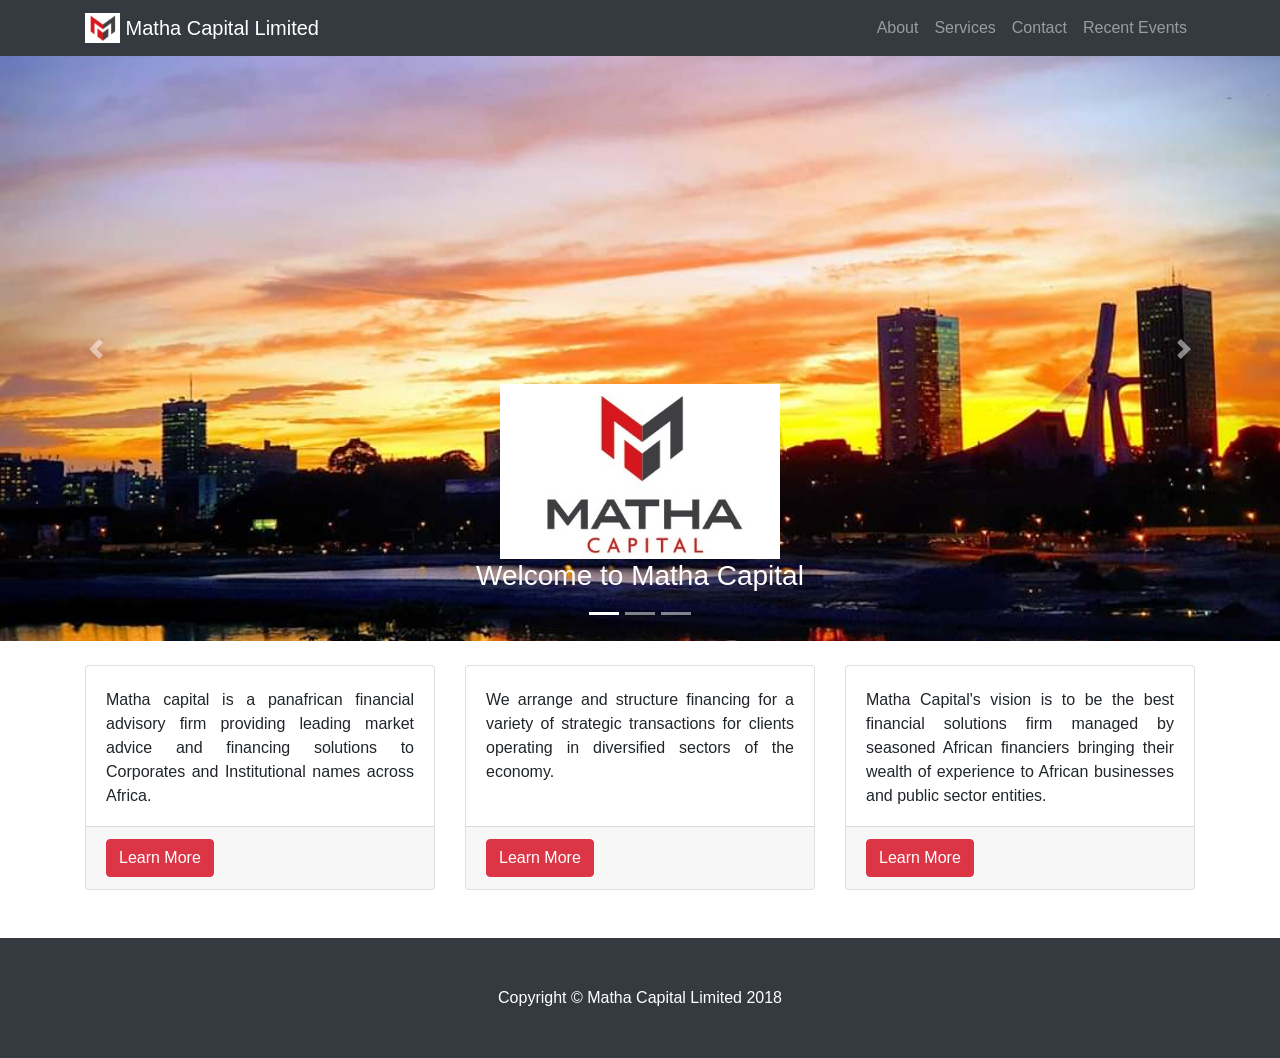
<file: index.html>
﻿<!DOCTYPE html>
<html lang="en">
<head>
    <meta charset="utf-8">
    <meta name="viewport" content="width=device-width, initial-scale=1, shrink-to-fit=no">
    <meta name="description" content="">
    <meta name="author" content="">
    <link rel="icon" href="img/mathacaplogo.png" type="image/x-icon">
    <title>Matha Capital Limited</title>

    <!-- Bootstrap core CSS -->
    <link href="vendor/bootstrap/css/bootstrap.min.css" rel="stylesheet">
    <!-- Custom styles for this template -->
    <link href="css/modern-business.css" rel="stylesheet">
</head>
<body>
    <!-- Navigation -->
    <nav class="navbar fixed-top navbar-expand-lg navbar-dark bg-dark fixed-top">
            <div class="container">
                <img src="img/mathacaplogo.png" alt="Alternate Text" height="30" width="35" />
                <a class="navbar-brand" href="index.html">&nbsp;Matha Capital Limited</a>
                <button class="navbar-toggler navbar-toggler-right" type="button" data-toggle="collapse" data-target="#navbarResponsive" aria-controls="navbarResponsive" aria-expanded="false" aria-label="Toggle navigation">
                    <span class="navbar-toggler-icon"></span>
                </button>
                <div class="collapse navbar-collapse" id="navbarResponsive">
                    <ul class="navbar-nav ml-auto">
                        <li class="nav-item">
                            <a class="nav-link" href="about.html" >About</a>
                        </li>
                        <li class="nav-item">
                            <a class="nav-link" href="services.html">Services</a>
                        </li>
                        <li class="nav-item">
                            <a class="nav-link" href="contact.html">Contact</a>
                        </li>
                        <li class="nav-item">
                            <a class="nav-link" href="blog-home-1.html">Recent Events</a>
                        </li>
                    </ul>
                </div>
            </div>
        </nav>
    
    <header>
        <div id="carouselExampleIndicators" class="carousel slide" data-ride="carousel">
            <ol class="carousel-indicators">
                <li data-target="#carouselExampleIndicators" data-slide-to="0" class="active"></li>
                <li data-target="#carouselExampleIndicators" data-slide-to="1"></li>
                <li data-target="#carouselExampleIndicators" data-slide-to="2"></li>
            </ol>
            <div class="carousel-inner" role="listbox">
                <!-- Slide One - Set the background image for this slide in the line below -->
                <div class="carousel-item active" style="background-image: url('img/Photo\ from\ mejerome19.jpg')">
                    <div class="carousel-caption d-none d-md-block">
                        <img src="img/mclogo.jpg" alt="Alternate Text" height="auto" width="280" />
                        <h3>Welcome to Matha Capital</h3>

                    </div>
                </div>
                <!-- Slide Two - Set the background image for this slide in the line below -->
                <div class="carousel-item" style="background-image: url('img/factory_2.jpg')">
                    <div class="carousel-caption d-none d-md-block">
                        <img src="img/mclogo.jpg" alt="Alternate Text" height="auto" width="280" />
                        <h3>Welcome to Matha Capital</h3>
                    </div>
                </div>
                <!-- Slide Three - Set the background image for this slide in the line below -->
                <div class="carousel-item" style="background-image: url('img/gold.jpg')">
                    <div class="carousel-caption d-none d-md-block">
                        <img src="img/mclogo.jpg" alt="Alternate Text" height="auto" width="280" />
                        <h3>Welcome to Matha Capital</h3>
                    </div>
                </div>
            </div>
            <a class="carousel-control-prev" href="#carouselExampleIndicators" role="button" data-slide="prev">
                <span class="carousel-control-prev-icon" aria-hidden="true"></span>
                <span class="sr-only">Previous</span>
            </a>
            <a class="carousel-control-next" href="#carouselExampleIndicators" role="button" data-slide="next">
                <span class="carousel-control-next-icon" aria-hidden="true"></span>
                <span class="sr-only">Next</span>
            </a>
        </div>
    </header><br />

    <!-- Page Content -->
    <div class="container">

        <!-- Marketing Icons Section -->
        <div class="row  font-weight-normal text-justify">
            <div class="col-lg-4 mb-4">
                <div class="card h-100">
                    <div class="card-body">
                        <h5 class="card-text"><small>Matha capital is a panafrican financial advisory firm providing leading market advice and 
                            financing solutions to Corporates and Institutional names across Africa.</small></h5>
                    </div>
                    <div class="card-footer">
                        <a href="services.html" class="btn btn-primary btn-danger">Learn More</a>
                    </div>
                </div>
            </div>
            <div class="col-lg-4 mb-4">
                <div class="card h-100">
                    <div class="card-body">
                        <h5 class="card-text"><small>We arrange and structure financing for a variety of strategic 
                            transactions for clients operating in diversified sectors of the economy.</small></h5>
                    </div>
                    <div class="card-footer">
                        <a href="services.html" class="btn btn-primary btn-danger">Learn More</a>
                    </div>
                </div>
            </div>
            <div class="col-lg-4 mb-4">
                <div class="card h-100">
                    <div class="card-body">
                        <h5 class="card-text"><small>Matha Capital's vision is to be the best financial solutions firm managed by 
                            seasoned African financiers bringing their wealth of experience to African businesses and public sector entities.</small></h5>
                    </div>
                    <div class="card-footer">
                        <a href="services.html" class="btn btn-primary btn-danger">Learn More</a>
                    </div>
                </div>
            </div>
        </div>

        <!-- Call to Action Section -->
        <div class="row mb-4">

        </div>
    </div>

    <!-- /.container -->
    <!-- Footer -->
    <footer class="py-5 bg-dark">
        <div class="container">
            <p class="m-0 text-center text-white">Copyright &copy; Matha Capital Limited 2018</p>
        </div>
        <!-- /.container -->
    </footer>

    <!-- Bootstrap core JavaScript -->
    <script src="vendor/jquery/jquery.min.js"></script>
    <script src="vendor/bootstrap/js/bootstrap.bundle.min.js"></script>
</body>
</html>
</file>
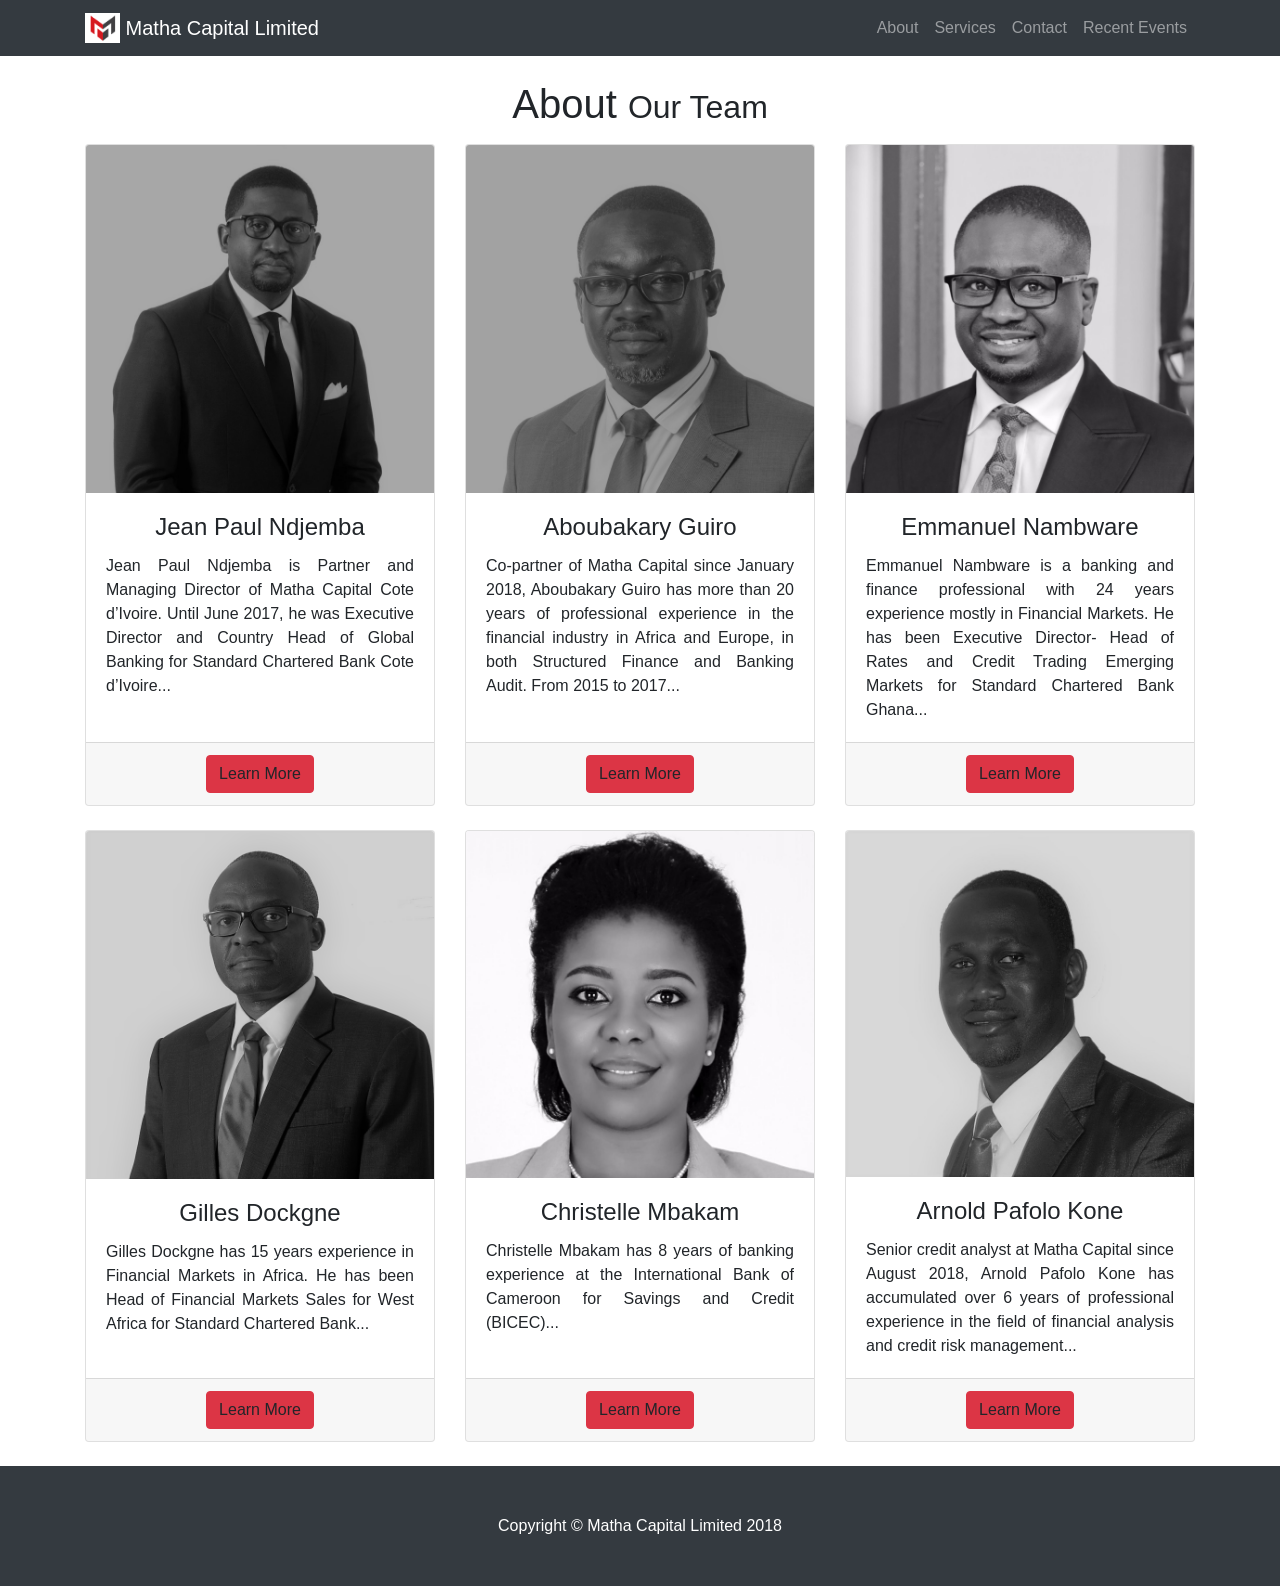
<file: about-2.html>
﻿<!DOCTYPE html>
<html lang="en">
<head>
    <meta charset="utf-8">
    <meta name="viewport" content="width=device-width, initial-scale=1, shrink-to-fit=no">
    <meta name="description" content="">
    <meta name="author" content="">
    <link rel="icon" href="img/mathacaplogo.png" type="image/x-icon">
    <title>Matha Capital Limited</title>

    <!-- Bootstrap core CSS -->
    <link href="vendor/bootstrap/css/bootstrap.min.css" rel="stylesheet">
    <!-- Custom styles for this template -->
    <link href="css/modern-business.css" rel="stylesheet">
</head>

<body>
    <!-- Navigation -->
    <nav class="navbar fixed-top navbar-expand-lg navbar-dark bg-dark fixed-top">
        <div class="container">
            <img src="img/mathacaplogo.png" alt="Alternate Text" height="30" width="35" />
            <a class="navbar-brand" href="index.html">&nbsp;Matha Capital Limited</a>
            <button class="navbar-toggler navbar-toggler-right" type="button" data-toggle="collapse" data-target="#navbarResponsive" aria-controls="navbarResponsive" aria-expanded="false" aria-label="Toggle navigation">
                <span class="navbar-toggler-icon"></span>
            </button>
            <div class="collapse navbar-collapse" id="navbarResponsive">
                <ul class="navbar-nav ml-auto">
                    <li class="nav-item">
                        <a class="nav-link" href="about.html">About</a>
                    </li>
                    <li class="nav-item">
                        <a class="nav-link" href="services.html">Services</a>
                    </li>
                    <li class="nav-item">
                        <a class="nav-link" href="contact.html">Contact</a>
                    </li>
                    <li class="nav-item">
                        <a class="nav-link" href="blog-home-1.html">Recent Events</a>
                    </li>
                </ul>
            </div>
        </div>
    </nav>


    <!-- Page Content -->
    <div class="container">
        <!-- Page Heading/Breadcrumbs -->
        <h1 class="mt-4 mb-3 text-center">
            About <small>Our Team</small>
        </h1>

        <!-- /.row -->
        <!-- Team Members -->
        <div class="row">
            <div class="col-lg-4 mb-4">
                <div class="card h-100 text-center">
                    <img class="card-img-top" src="img/jeanpaul.jpg" alt="">
                    <div class="card-body">
                        <h4 class="card-title">Jean Paul Ndjemba</h4>
                        <p class="card-text text-justify">Jean Paul Ndjemba is Partner and Managing Director of Matha Capital Cote d’Ivoire. 
                            Until June 2017, he was Executive Director and Country Head of Global Banking for Standard Chartered Bank Cote d’Ivoire...</p>
                    </div>
                    <div class="card-footer">
                        <a class="btn btn-primary btn-danger" data-toggle="modal" data-target="#jeanpaul">Learn More</a>
                    </div>
                </div>
            </div>

            <!--Jean Paul Modal Content-->
            <div class="modal fade" id="jeanpaul" role="dialog">
                <div class="modal-dialog modal-lg">
                    <div class="modal-content text-center">
                        <div class="modal-body">
                            <img class="img-fluid mb-5" src="img/jeanpaul.jpg" alt="" height="400" width="400">
                            <p class="mb-5 text-justify">
                                Jean Paul Ndjemba is Partner and Managing Director of Matha Capital Cote d’Ivoire.
                                Until June 2017, he was Executive Director and Country Head of Global Banking for Standard Chartered Bank Cote d’Ivoire, overseeing Corporate, Investment and Institutional Banking, Treasury and Transaction Banking. Before relocating to Cote d’Ivoire, he held the position of Executive Director and Country Head of Corporate and Institutional Clients at Standard Chartered Bank Mauritius Limited from 2011 to 2014.
                                Prior to that Jean Paul was Head of Global Corporate for Standard Chartered Bank Vietnam Limited, in addition to his Governance role as Chief Executive Officer of Standard Chartered Bank Hanoi Branch. Jean Paul was also the Chief Representative of Standard Chartered Bank in Vietnam’s Asia Commercial Bank, an affiliate company of Standard Chartered Bank between 2007 and 2009.
                                In Singapore, he held the roles of Group Product Manager in Transaction Banking, overseeing Clearing and Continuous Linked Settlement in 56 countries and Senior Manager in Asia Governance and Strategic initiatives while at Standard Chartered Bank Singapore. He has a solid experience in many areas of Banking including Corporate and Investment Banking, Financial Markets, Transaction Banking and Governance.
                                Jean Paul brings with him a wealth of diverse experience with 16 years in Banking across Asia and Africa. Jean Paul graduated from The George Washington University with degrees in Finance and Economics.
                            </p>
                            <a class="btn btn-primary btn-danger" data-dismiss="modal">
                                Close
                            </a>
                        </div>
                    </div>
                </div>
            </div>



            <div class="col-lg-4 mb-4">
                <div class="card h-100 text-center">
                    <img class="card-img-top" src="img/abou_small.png" alt="">
                    <div class="card-body">
                        <h4 class="card-title">Aboubakary Guiro</h4>
                        <p class="card-text text-justify">
                            Co-partner of Matha Capital since January 2018, Aboubakary Guiro has more than 20 years of professional experience in the financial industry
                            in Africa and Europe, in both Structured Finance and Banking Audit. From 2015 to 2017...
                        </p>
                    </div>
                    <div class="card-footer">
                        <a class="btn btn-primary btn-danger" data-toggle="modal" data-target="#abou">Learn More</a>
                    </div>
                </div>
            </div>


            <!--Abou Modal Content-->
            <div class="modal fade" id="abou" role="dialog">
                <div class="modal-dialog modal-lg">
                    <div class="modal-content text-center">
                        <div class="modal-body">
                            <img class="img-fluid mb-5" src="img/abou_small.png" alt="" height="400" width="400">
                            <p class="mb-5 text-justify">
                                Co-partner of Matha Capital since January 2018, Aboubakary Guiro has more than 20 years of professional experience in the financial industry in Africa and Europe, in both Structured Finance and Banking Audit. From 2015 to 2017, Aboubakary has held the position of Director of Large Corporate and Commodities at Standard Chartered Bank Cote d'Ivoire and has been acting as the Head of Corporate Banking for 8 months.
                                Prior Standard Chartered Bank, Aboubakary has held various roles over 16 years with BNP Paribas group including: Deputy Director of Corporate Clients at BICICI in Cote d'Ivoire, with the management of the Bank's participation in several Structured Finance projects in favour of the Ministry of Economy and Finance, FER and ANSUT,
                                Business Manager at BICIGUI in Guinea Conakry,  Senior Auditor at the BNPParibas General Inspection in France with several audit missions in the BNPParibas network in Africa, Europe and Asia.
                                Graduate of the National School of Statistics and Applied Economics of Abidjan (ENSEA), Aboubakary began his professional career at the National Office of Technical Studies and Development (BNETD) as a Consultant in charge of studies in the Department Economic and Financial Studies. He has worked on studies related to the evaluation of the investment code as well as the competitiveness of the Ivorian economy.
                            </p>
                            <a class="btn btn-primary btn-danger" data-dismiss="modal">
                                Close
                            </a>
                        </div>
                    </div>
                </div>
            </div>




            <div class="col-lg-4 mb-4">
                <div class="card h-100 text-center">
                    <img class="card-img-top" src="img/nambi_sm.png" alt="">
                    <div class="card-body">
                        <h4 class="card-title">Emmanuel Nambware</h4>
                        <p class="card-text text-justify">
                            Emmanuel Nambware is a banking and finance professional with 24 years experience mostly in Financial Markets.
                            He has been Executive Director- Head of Rates and Credit Trading Emerging Markets for Standard Chartered Bank Ghana...
                        </p>
                    </div>
                    <div class="card-footer">
                        <a class="btn btn-primary btn-danger" data-toggle="modal" data-target="#nambi">Learn More</a>
                    </div>
                </div>
            </div>
        </div>
        <!--Nambi Modal Content-->
        <div class="modal fade" id="nambi" role="dialog">
            <div class="modal-dialog modal-lg">
                <div class="modal-content text-center">
                    <div class="modal-body">
                        <img class="img-fluid mb-5" src="img/nambi_sm.png" alt="" height="400" width="400">
                        <p class="mb-5 text-justify">
                            Emmanuel Nambware is a banking and finance professional with 24 years experience mostly in Financial Markets.
                            He has been Executive Director- Head of Rates and Credit Trading Emerging Markets for Standard Chartered Bank Ghana, with coverage of West Africa (excluding Nigeria) and selected Central African markets.
                            Until recently, Emmanuel was also in charge of the Cote d’Ivoire Financial Markets. While Responsible for deploying Fixed Income and rates traded products in Ghana and the sub region, Emmanuel was instrumental in setting up the Ghana Fixed Income trading for the bank and the market at large.
                            Having been a member of key market committees at the Ghana Stock Exchange’s Ghana Fixed Income Market, and a Vice President of the Financial Markets Association (ACI Ghana), Emmanuel has been involved in the development and deployment of trading instruments, government borrowing strategies and risk management solutions.
                            Emmanuel joined Standard Chartered from Stanbic Bank in ZimbabwPe as Head of Asset and Liability Management and Fixed Income Trading and has covered such markets as Zambia, Nigeria and India in similar trading capacity.
                            Before joining Standard Chartered bank, Emmanuel was Chief Dealer Money Markets at Stanbic Bank Zimbabwe.
                            He holds a diploma in Treasury Management and Trade Finance and ACI dealing certificate.
                        </p>
                        <a class="btn btn-primary btn-danger" data-dismiss="modal">
                            Close
                        </a>
                    </div>
                </div>
            </div>
        </div>




        <div class="row">
            <div class="col-lg-4 mb-4">
                <div class="card h-100 text-center">
                    <img class="card-img-top" src="img/gilles_sm.png" alt="">
                    <div class="card-body">
                        <h4 class="card-title">Gilles Dockgne</h4>
                        <p class="card-text text-justify">
                            Gilles Dockgne has 15 years experience in Financial Markets in Africa.
                            He has been Head of Financial Markets Sales for West Africa for Standard Chartered Bank...
                        </p>
                    </div>
                    <div class="card-footer">
                        <a class="btn btn-primary btn-danger" data-toggle="modal" data-target="#giles">Learn More</a>
                    </div>
                </div>
            </div>
            <!--Gilles Modal Content-->
            <div class="modal fade" id="giles" role="dialog">
                <div class="modal-dialog modal-lg">
                    <div class="modal-content text-center">
                        <div class="modal-body">
                            <img class="img-fluid mb-5" src="img/gilles_sm.png" alt="" height="400" width="400">
                            <p class="mb-5 text-justify">
                                Gilles Dockgne has 15 years experience in Financial Markets in Africa. He has been Head of Financial Markets Sales for West Africa for Standard Chartered Bank. 
                                He simultaneously ran the dealing room of Standard Chartered Bank in Cameroon. With teams in 04 countries (Cameroon, Cote d’Ivoire, Gambia and Sierra Leone) in the region, 
                                Gilles focused on servicing the institutional (sovereign, central and commercial banks) and corporate clients across Financial Market instruments including rates, 
                                foreign exchange, commodities and derivatives. Gilles Dockgne has actively participated to the arrangement, structuring, execution and implementation of foreign 
                                exchange risk management solutions through long term cross currency swaps, for the Republics of Senegal and Cameroon. Before joining Standard Chartered bank, Gilles was 
                                respectively internal auditor and Assistant Treasurer with Commercial Bank of Cameroon and Ecobank Cameroon. He holds a postgraduate diploma in Management of Banks and 
                                Financial Institutions from the Catholic university of Lille – France, and a Masters in Finance from the Skema Business school of Lille - France.
                            </p>
                            <a class="btn btn-primary btn-danger" data-dismiss="modal">
                                Close
                            </a>
                        </div>
                    </div>
                </div>
            </div>

            <div class="col-lg-4 mb-4">
                <div class="card h-100 text-center">
                    <img class="card-img-top" src="img/christelle_sm.png" alt="">
                    <div class="card-body">
                        <h4 class="card-title">Christelle Mbakam</h4>
                        <p class="card-text text-justify">
                            Christelle Mbakam has 8 years of banking
                            experience at the International Bank of Cameroon for Savings and Credit (BICEC)...
                        </p>
                    </div>
                    <div class="card-footer">
                        <a class="btn btn-primary btn-danger" data-toggle="modal" data-target="#christelle">Learn More</a>
                    </div>
                </div>
            </div>

            <!--chistelle Modal Content-->
            <div class="modal fade" id="christelle" role="dialog">
                <div class="modal-dialog modal-lg">
                    <div class="modal-content text-center">
                        <div class="modal-body">
                            <img class="img-fluid mb-5" src="img/christelle_sm.png" alt="" height="400" width="400">
                            <p class="mb-5 text-justify">
                                Christelle Mbakam has 8 years of banking experience at the International Bank of Cameroon for Savings and Credit (BICEC). 
                                Christelle has evolved respectively in two of the main strategic fields of Commercial Banking: the Credit Administration Department and the Corporate Banking Department. 
                                As an Assistant to the Director of Credit at BICEC, she was in charge of the administrative follow-up of the decision-making process, and the roll-out of numerous syndicated loans. 
                                She has planned and organized numerous Credit Committees as well as several Board of Directors meetings for credit approval. Promoted at the Corporate Banking Department, 
                                Christelle was in charge of assisting the Key Account Managers, with the monitoring of commitments and the administrative management of client portfolios: 
                                from the opening of accounts to the notification of agreement or refusal of credit facilities, among other responsibilities. Thus, for many years, she had the privilege of following bilaterally, 
                                the financial indicators and business expansion of Cameroon's largest corporate and multinationals. Christelle Mbakam studied Administration and Marketing Management in Douala.
                            </p>
                            <a class="btn btn-primary btn-danger" data-dismiss="modal">
                                Close
                            </a>
                        </div>
                    </div>
                </div>
            </div>

            <div class="col-lg-4 mb-4">
                    <div class="card h-100 text-center">
                        <img class="card-img-top" src="img/arnoldbw.jpg" alt="">
                        <div class="card-body">
                            <h4 class="card-title">Arnold Pafolo Kone</h4>
                            <p class="card-text text-justify">
                                Senior credit analyst at Matha Capital since August 2018, Arnold Pafolo Kone has accumulated over 6 years of professional experience in the field of financial analysis and credit risk management...
                            </p>
                        </div>
                        <div class="card-footer">
                            <a class="btn btn-primary btn-danger" data-toggle="modal" data-target="#arnold">Learn More</a>
                        </div>
                    </div>
                </div>

                <!--arnold Modal Content-->
                <div class="modal fade" id="arnold" role="dialog">
                    <div class="modal-dialog modal-lg">
                        <div class="modal-content text-center">
                            <div class="modal-body">
                                <img class="img-fluid mb-5" src="img/arnoldbw.jpg" alt="" height="400" width="400">
                                <p class="mb-5 text-justify">
                                    Senior credit analyst at Matha Capital since August 2018, Arnold Pafolo Kone has accumulated over 6 years of professional experience in the field of financial analysis and credit risk management. 
                                    In 2012 he was retained by Banque Sahelo Saharan BSIC, where he held the position of senior credit analyst.
                                    He then joined the BNP PARIBAS group, where he has accumulated more than 5 years of professional experience, notably in the capacity of:
                                    – Senior credit analyst at Bicici at the risk sub-Saharan Africa platform for 4 years, with its active processing of credit files from 6 countries 
                                    (Ivory Coast, Senegal, Mali, Gabon, Guinea and Burkina Faso).
                                    – Then the position of business decision-maker assistant to the corporate clientele.
                                    Arnold Pafolo KONE studied at the free Mediterranean University of Tunis where he graduated from a Master in Finance risk Management
                                </p>
                                <a class="btn btn-primary btn-danger" data-dismiss="modal">
                                    Close
                                </a>
                            </div>
                        </div>
                    </div>
                </div>
                        <!-- <div class="col-lg-4 mb-4">
                            <div class="card h-100 text-center">
                                <img class="card-img-top" src="img/serge2.png" alt="" width="750px">
                                <div class="card-body">
                                    <h4 class="card-title">Serge Akounou</h4>
                                    <p class="card-text text-justify">
                                        Serge, Partner and Executive Director comes with more than 23 years’ experience in banking spanning key
                                        arears of
                                        corporate finance, M&A and Treasury products in USA and Africa.
                                    </p>
                                </div>
                                <div class="card-footer">
                                    <a class="btn btn-primary btn-danger" data-toggle="modal" data-target="#serge">Learn More</a>
                                </div>
                            </div>
                        </div> -->
                        
                        <!--Serge Modal Content-->
                        <!-- <div class="modal fade" id="serge" role="dialog">
                            <div class="modal-dialog modal-lg">
                                <div class="modal-content text-center">
                                    <div class="modal-body">
                                        <img class="img-fluid mb-5" src="img/serge2.png" alt="" height="400" width="400">
                                        <p class="mb-5 text-justify">
                                    Serge, Partner and Executive Director comes with more than 23 years’ experience in banking spanning key arears of
                                    corporate finance, M&A and Treasury products in USA and Africa. Serge’s extensive experience in banking in USA, working
                                    in with very dynamic teams at Bank of America Securities, Bear Stearns, Salomon Smith Barney and Citibank Corporate and
                                    Investment Bank. He also has very intimate knowledge of Finance in Africa having 8 combined years at the executive level
                                    in Standard Chartered Bank and Citibank Cameroon.
                                    
                                    Serge has also advised sovereigns in Africa on very high-profile debt raisings and equity sell offs transactions.
                                    
                                    Serge has an undergraduate education in Mathematics and Economics and holds an MBA in Finance from The Anderson School
                                    at UCLA.
                                        </p>
                                        <a class="btn btn-primary btn-danger" data-dismiss="modal">
                                            Close
                                        </a>
                                    </div>
                                </div>
                            </div>
     -->
            </div>
                        </div>
                        
                        </div>
        </div>


        <!-- /.row -->
    </div>
    <!-- /.container -->
    <!-- Footer -->
    <footer class="py-5 bg-dark">
        <div class="container">
            <p class="m-0 text-center text-white">Copyright &copy; Matha Capital Limited 2018</p>
        </div>
        <!-- /.container -->
    </footer>

    <!-- Bootstrap core JavaScript -->
    <script src="vendor/jquery/jquery.min.js"></script>
    <script src="vendor/bootstrap/js/bootstrap.bundle.min.js"></script>
</body>

</html>
</file>
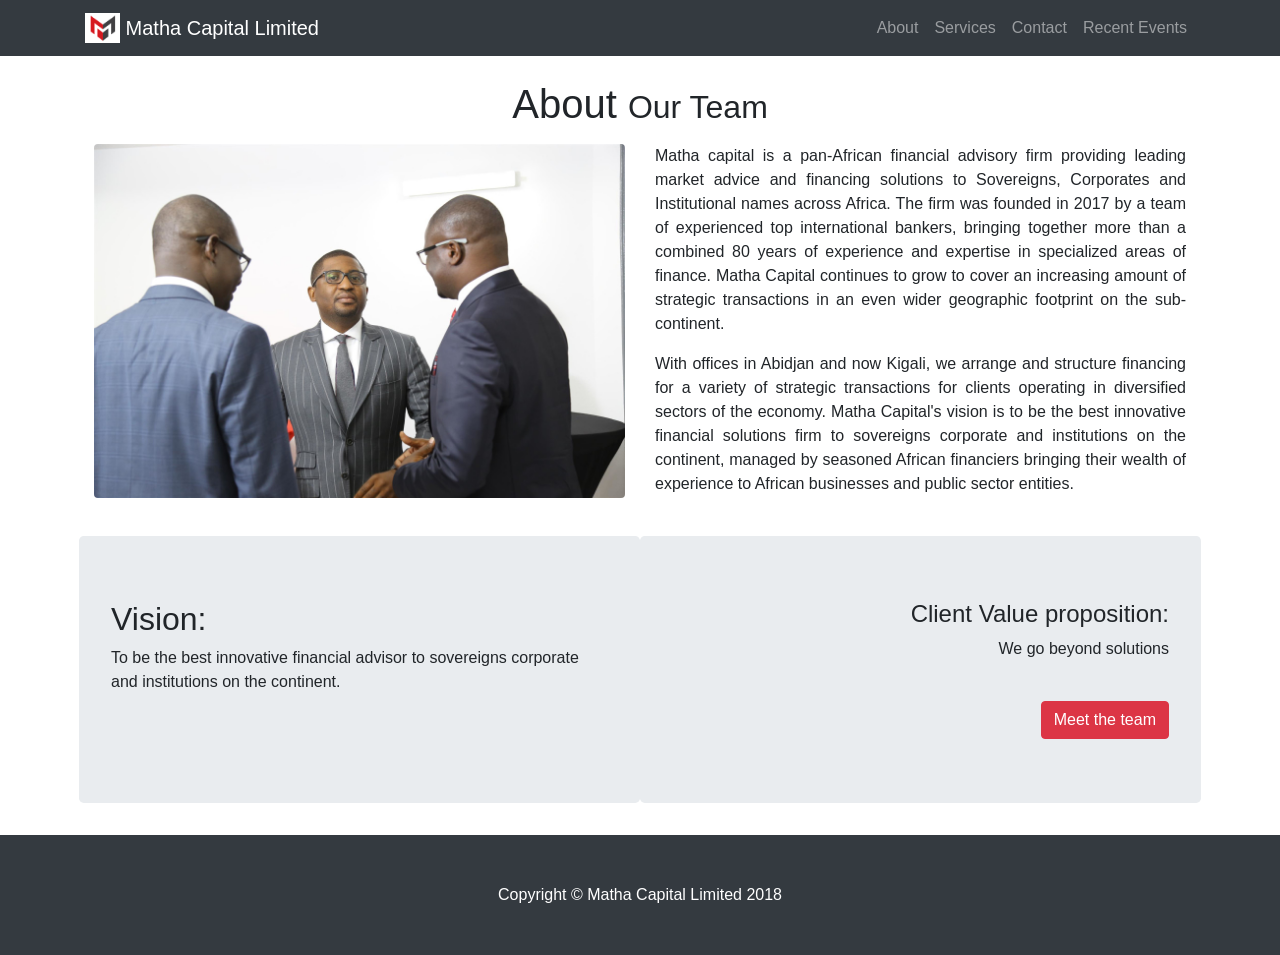
<file: about.html>
﻿<!DOCTYPE html>
<html lang="en">
<head>
    <meta charset="utf-8">
    <meta name="viewport" content="width=device-width, initial-scale=1, shrink-to-fit=no">
    <meta name="description" content="">
    <meta name="author" content="">
    <link rel="icon" href="img/mathacaplogo.png" type="image/x-icon">
    <title>Matha Capital Limited</title>

    <!-- Bootstrap core CSS -->
    <link href="vendor/bootstrap/css/bootstrap.min.css" rel="stylesheet">
    <!-- Custom styles for this template -->
    <link href="css/modern-business.css" rel="stylesheet">
</head>

<body>
    <!-- Navigation -->
    <nav class="navbar fixed-top navbar-expand-lg navbar-dark bg-dark fixed-top">
        <div class="container">
            <img src="img/mathacaplogo.png" alt="Alternate Text" height="30" width="35" />
            <a class="navbar-brand" href="index.html">&nbsp;Matha Capital Limited</a>
            <button class="navbar-toggler navbar-toggler-right" type="button" data-toggle="collapse" data-target="#navbarResponsive" aria-controls="navbarResponsive" aria-expanded="false" aria-label="Toggle navigation">
                <span class="navbar-toggler-icon"></span>
            </button>
            <div class="collapse navbar-collapse" id="navbarResponsive">
                <ul class="navbar-nav ml-auto">
                    <li class="nav-item">
                        <a class="nav-link" href="about.html">About</a>
                    </li>
                    <li class="nav-item">
                        <a class="nav-link" href="services.html">Services</a>
                    </li>
                    <li class="nav-item">
                        <a class="nav-link" href="contact.html">Contact</a>
                    </li>
                    <li class="nav-item">
                        <a class="nav-link" href="blog-home-1.html">Recent Events</a>
                    </li>
                </ul>
            </div>
        </div>
    </nav>


    <!-- Page Content -->
    <div class="container px-4">
        <!-- Page Heading/Breadcrumbs -->
        <h1 class="mt-4 mb-3 text-center">
            About <small>Our Team</small>
        </h1>
        <!-- Intro Content -->
        <div class="row">
            <div class="col-lg-6">
                <img class="img-fluid rounded mx-auto d-block" src="img/group2.jpg" alt="">
            </div>
            <div class="col-lg-6 text-justify">
                <!-- <h2>About Matha Capital</h2> -->
                <p>Matha capital is a pan-African financial advisory firm providing leading market advice and financing solutions to Sovereigns, Corporates and Institutional names across Africa. The firm was founded in 2017 by a team of experienced top international bankers, bringing together more than a combined 80 years of experience and expertise in specialized areas of finance. Matha Capital continues to grow to cover an increasing amount of strategic transactions in an even wider geographic footprint on the sub-continent.</p>
                <p>With offices in Abidjan and now Kigali, we arrange and structure financing for a variety of strategic transactions for clients operating in diversified sectors of the economy. Matha Capital's vision is to be the best innovative financial solutions firm to sovereigns corporate and institutions on the continent, managed by seasoned African financiers bringing their wealth of experience to African businesses and public sector entities.</p>
            </div>
        </div><br>
        <!-- /.row -->
        <!-- Team Members -->
        <!-- /.row -->
        <div class="row">
        <div class="jumbotron col-lg-6">
            <h2>Vision:</h2>      
            <p>To be the best innovative financial advisor to sovereigns corporate and institutions on the continent.</p>
        </div>
        <div class="jumbotron col-lg-6">        
            <div class="text-right">
                <h4>Client Value proposition:</h4>      
                <p>We go beyond solutions </p><br>
                <a href="about-2.html" type="button" class="btn btn-primary btn-danger">Meet the team</a>
            </div>
        </div>
    </div>
    </div>
    </div>

    <!-- /.container -->
    <!-- Footer -->
    <footer class="py-5 bg-dark">
        <div class="container">
            <p class="m-0 text-center text-white">Copyright &copy; Matha Capital Limited 2018</p>
        </div>
        <!-- /.container -->
    </footer>

    <!-- Bootstrap core JavaScript -->
    <script src="vendor/jquery/jquery.min.js"></script>
    <script src="vendor/bootstrap/js/bootstrap.bundle.min.js"></script>
</body>

</html>
</file>
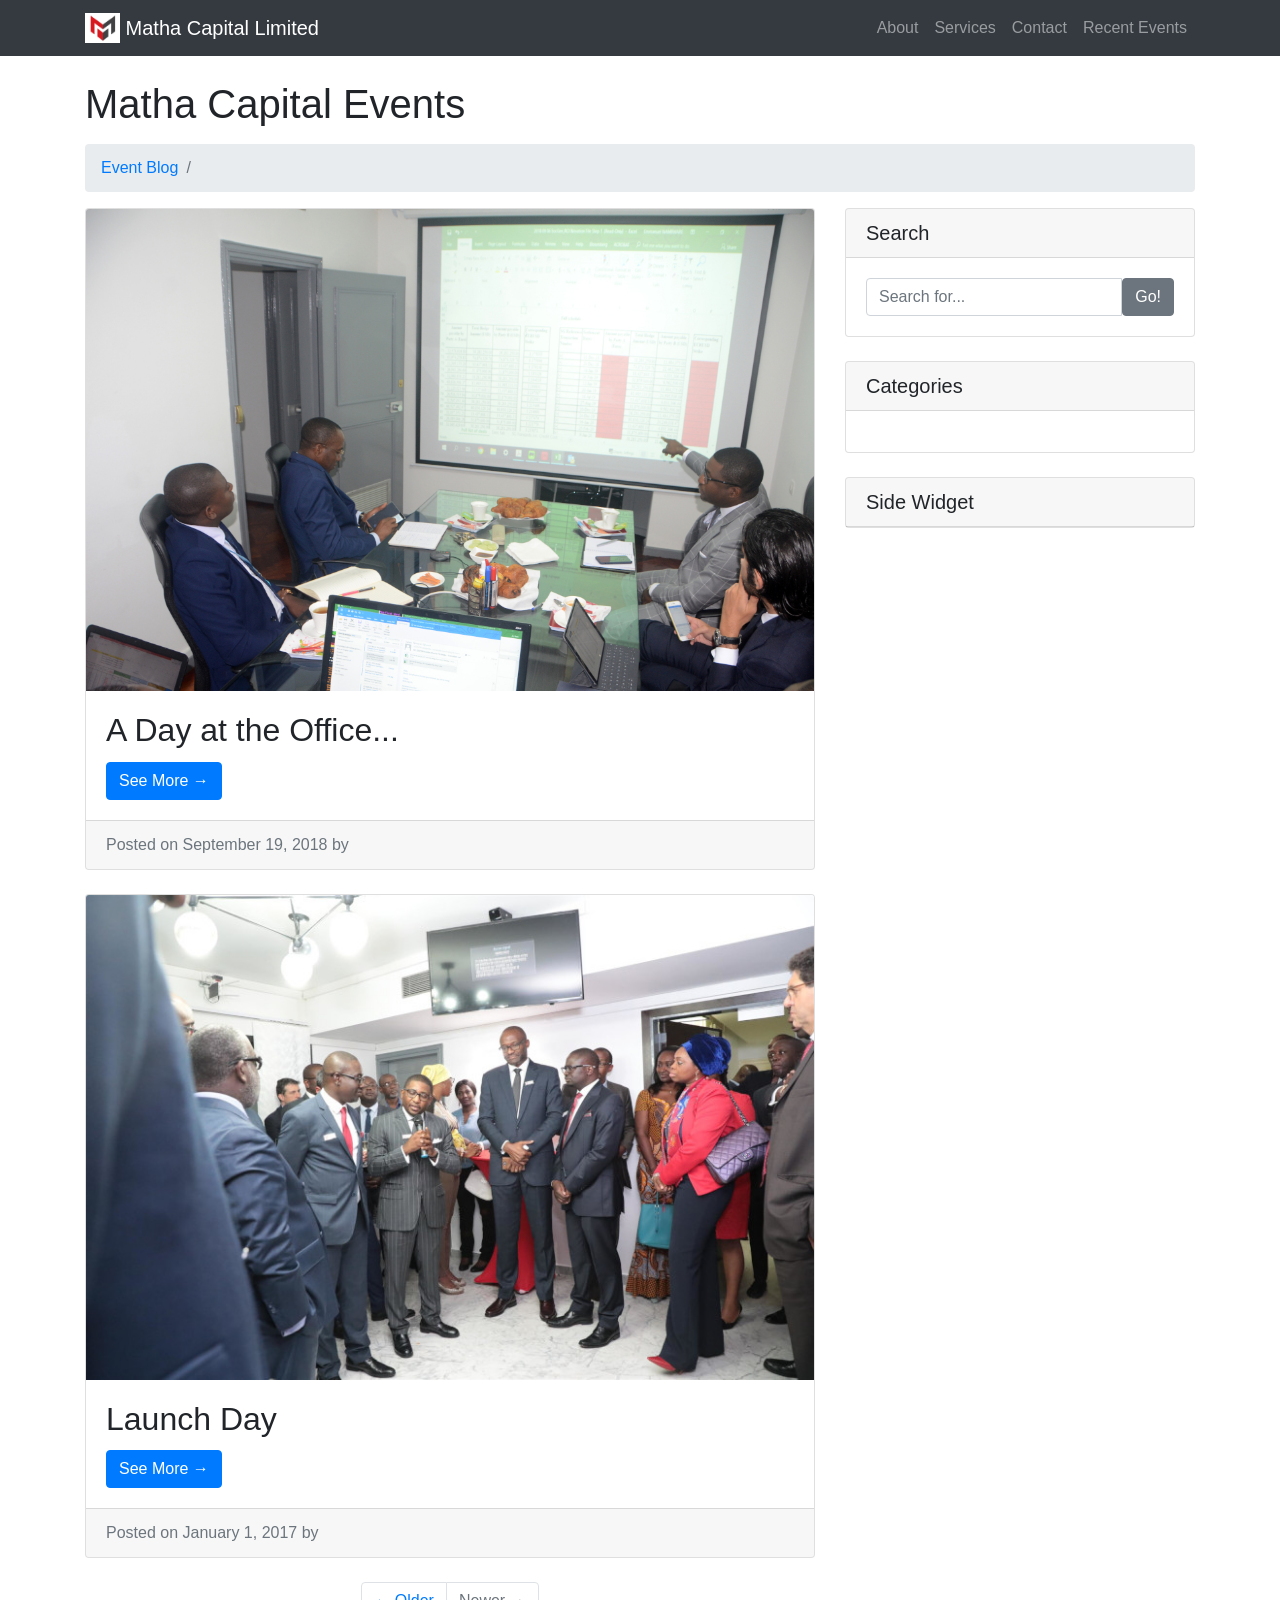
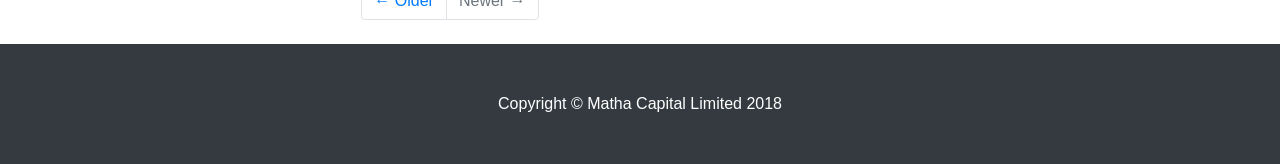
<file: blog-home-1.html>
﻿<!DOCTYPE html>
<html lang="en">
<head>
    <meta charset="utf-8">
    <meta name="viewport" content="width=device-width, initial-scale=1, shrink-to-fit=no">
    <meta name="description" content="">
    <meta name="author" content="">
    <link rel="icon" href="img/mathacaplogo.png" type="image/x-icon">
    <title>Matha Capital Limited</title>

    <!-- Bootstrap core CSS -->
    <link href="vendor/bootstrap/css/bootstrap.min.css" rel="stylesheet">
    <!-- Custom styles for this template -->
    <link href="css/modern-business.css" rel="stylesheet">
</head>
<body>
      <!-- Navigation -->
      <nav class="navbar fixed-top navbar-expand-lg navbar-dark bg-dark fixed-top">
            <div class="container">
                <img src="img/mathacaplogo.png" alt="Alternate Text" height="30" width="35" />
                <a class="navbar-brand" href="index.html">&nbsp;Matha Capital Limited</a>
                <button class="navbar-toggler navbar-toggler-right" type="button" data-toggle="collapse" data-target="#navbarResponsive" aria-controls="navbarResponsive" aria-expanded="false" aria-label="Toggle navigation">
                    <span class="navbar-toggler-icon"></span>
                </button>
                <div class="collapse navbar-collapse" id="navbarResponsive">
                    <ul class="navbar-nav ml-auto">
                        <li class="nav-item">
                            <a class="nav-link" href="about.html" >About</a>
                        </li>
                        <li class="nav-item">
                            <a class="nav-link" href="services.html">Services</a>
                        </li>
                        <li class="nav-item">
                            <a class="nav-link" href="contact.html">Contact</a>
                        </li>
                        <li class="nav-item">
                            <a class="nav-link" href="blog-home-1.html">Recent Events</a>
                        </li>
                    </ul>
                </div>
            </div>
        </nav>
    
    <!-- Page Content -->
    <div class="container">
        <!-- Page Heading/Breadcrumbs -->
        <h1 class="mt-4 mb-3">
            Matha Capital Events
        </h1>
        <ol class="breadcrumb">
            <li class="breadcrumb-item">
                <a href="index.html">Event Blog</a>
            </li>
            <li class="breadcrumb-item active"></li>
        </ol>
        <div class="row">
            <!-- Blog Entries Column -->
            <div class="col-md-8">
                <!-- Blog Post -->
                <div class="card mb-4">
                    <img class="card-img-top" src="img/day at office1.JPG" alt="Card image cap">
                    <div class="card-body">
                        <h2 class="card-title">A Day at the Office...</h2>
                        <a href="#" class="btn btn-primary">See More &rarr;</a>
                    </div>
                    <div class="card-footer text-muted">
                        Posted on September 19, 2018 by
                        <!--<a href="#">Start Bootstrap</a>-->
                    </div>
                </div>
                <!-- Blog Post -->
                <div class="card mb-4">
                    <img class="card-img-top" src="img/4A4A3632.jpg" alt="Card image cap">
                    <div class="card-body">
                        <h2 class="card-title">Launch Day</h2>
                        <a href="#" class="btn btn-primary">See More &rarr;</a>
                    </div>
                    <div class="card-footer text-muted">
                        Posted on January 1, 2017 by
                        <!--<a href="#">Start Bootstrap</a>-->
                    </div>
                </div>
                <!-- Blog Post -->

                <!-- Pagination -->
                <ul class="pagination justify-content-center mb-4">
                    <li class="page-item">
                        <a class="page-link" href="#">&larr; Older</a>
                    </li>
                    <li class="page-item disabled">
                        <a class="page-link" href="#">Newer &rarr;</a>
                    </li>
                </ul>
            </div>
            <!-- Sidebar Widgets Column -->
            <div class="col-md-4">
                <!-- Search Widget -->
                <div class="card mb-4">
                    <h5 class="card-header">Search</h5>
                    <div class="card-body">
                        <div class="input-group">
                            <input type="text" class="form-control" placeholder="Search for...">
                            <span class="input-group-btn">
                                <button class="btn btn-secondary" type="button">Go!</button>
                            </span>
                        </div>
                    </div>
                </div>
                <!-- Categories Widget -->
                <div class="card my-4">
                    <h5 class="card-header">Categories</h5>
                    <div class="card-body">
                        <div class="row">
                            <div class="col-lg-6">
                                <!--<ul class="list-unstyled mb-0">
                                    <li>
                                        <a href="#">Web Design</a>
                                    </li>
                                    <li>
                                        <a href="#">HTML</a>
                                    </li>
                                    <li>
                                        <a href="#">Freebies</a>
                                    </li>
                                </ul>-->
                            </div>
                            <div class="col-lg-6">
                                <!--<ul class="list-unstyled mb-0">
                                    <li>
                                        <a href="#">JavaScript</a>
                                    </li>
                                    <li>
                                        <a href="#">CSS</a>
                                    </li>
                                    <li>
                                        <a href="#">Tutorials</a>
                                    </li>
                                </ul>-->
                            </div>
                        </div>
                    </div>
                </div>
                <!-- Side Widget -->
                <div class="card my-4">
                    <h5 class="card-header">Side Widget</h5>
                    <!--<div class="card-body">
                        You can put anything you want inside of these side widgets. They are easy to use, and feature the new Bootstrap 4 card containers!
                    </div>-->
                </div>
            </div>
        </div>
        <!-- /.row -->
    </div>
    <!-- /.container -->
    <!-- Footer -->
    <footer class="py-5 bg-dark">
        <div class="container">
            <p class="m-0 text-center text-white">Copyright &copy; Matha Capital Limited 2018</p>
        </div>
        <!-- /.container -->
    </footer>
    <!-- Bootstrap core JavaScript -->
    <script src="vendor/jquery/jquery.min.js"></script>
    <script src="vendor/bootstrap/js/bootstrap.bundle.min.js"></script>
</body>
</html>
</file>
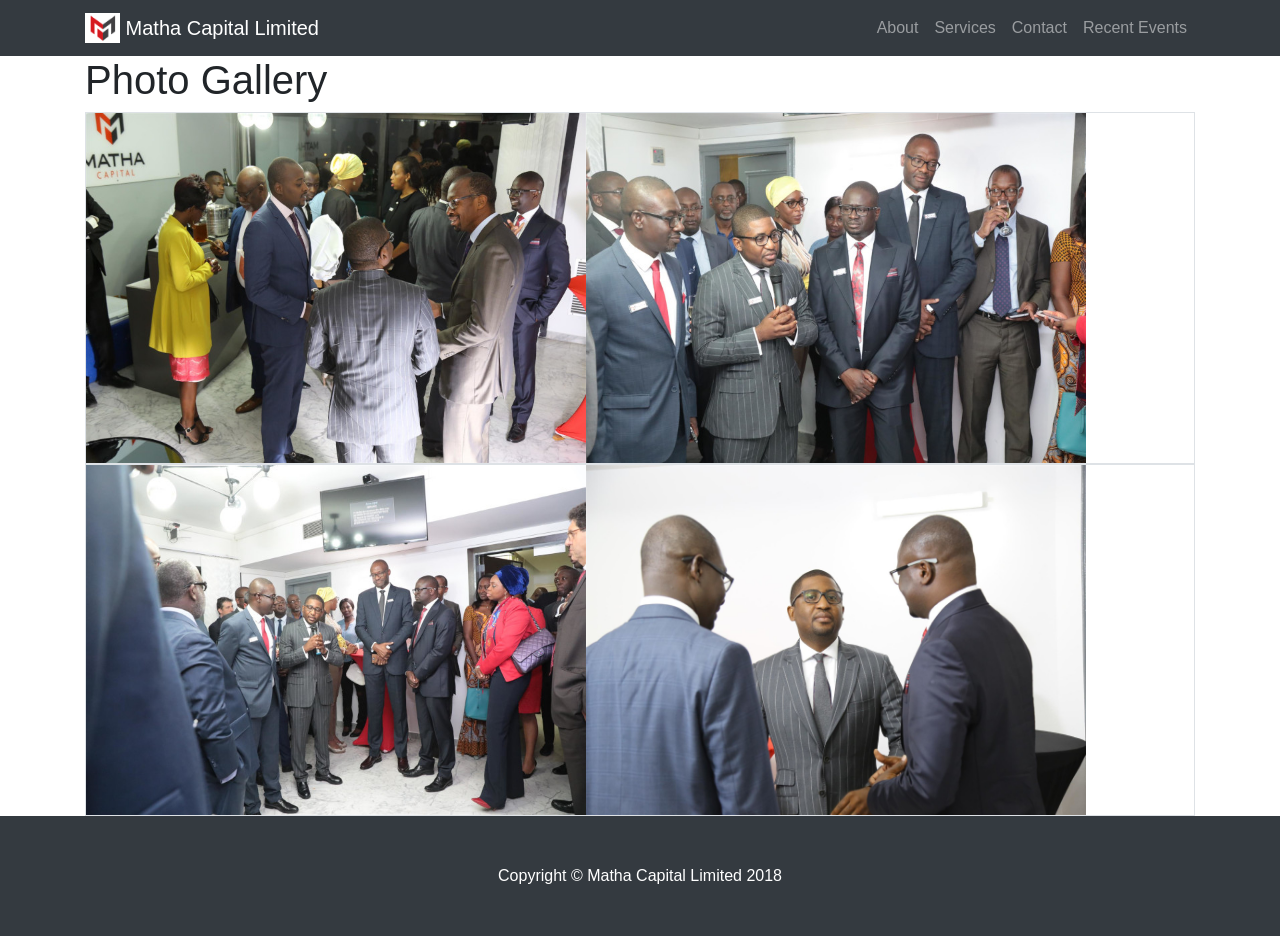
<file: blog-home-2.html>
﻿<!DOCTYPE html>
<html lang="en">
<head>
    <meta charset="utf-8">
    <meta name="viewport" content="width=device-width, initial-scale=1, shrink-to-fit=no">
    <meta name="description" content="">
    <meta name="author" content="">
    <link rel="icon" href="img/mathacaplogo.png" type="image/x-icon">
    <title>Matha Capital Limited</title>

    <!-- Bootstrap core CSS -->
    <link href="vendor/bootstrap/css/bootstrap.min.css" rel="stylesheet">
    <!-- Custom styles for this template -->
    <link href="css/modern-business.css" rel="stylesheet">
</head>
<body>
    <!-- Navigation -->
    <nav class="navbar fixed-top navbar-expand-lg navbar-dark bg-dark fixed-top">
            <div class="container">
                <img src="img/mathacaplogo.png" alt="Alternate Text" height="30" width="35" />
                <a class="navbar-brand" href="index.html">&nbsp;Matha Capital Limited</a>
                <button class="navbar-toggler navbar-toggler-right" type="button" data-toggle="collapse" data-target="#navbarResponsive" aria-controls="navbarResponsive" aria-expanded="false" aria-label="Toggle navigation">
                    <span class="navbar-toggler-icon"></span>
                </button>
                <div class="collapse navbar-collapse" id="navbarResponsive">
                    <ul class="navbar-nav ml-auto">
                        <li class="nav-item">
                            <a class="nav-link" href="about.html">About</a>
                        </li>
                        <li class="nav-item">
                            <a class="nav-link" href="services.html">Services</a>
                        </li>
                        <li class="nav-item">
                            <a class="nav-link" href="contact.html">Contact</a>
                        </li>
                        <li class="nav-item">
                            <a class="nav-link" href="blog-home-1.html">Recent Events</a>
                        </li>
                    </ul>
                </div>
            </div>
        </nav>
    

    <!-- Page Content -->
    <div class="container">
        <h1>Photo Gallery</h1>

        <div class="col-md-12">
            <div class="row border">
                <img src="img/1M5A7078.jpg" alt="" height="350" width="500" />
                <img src="img/4A4A3624.jpg" alt="" height="350" width="500" />
            </div>
            <div class="row border">
                <img src="img/4A4A3632.jpg" alt="" height="350" width="500" />
                <img src="img/group2.jpg" alt="" height="350" width="500" />
            </div>

        </div>
    </div>
    <!-- /.container -->
    <!-- Footer -->
    <footer class="py-5 bg-dark">
        <div class="container">
            <p class="m-0 text-center text-white">Copyright &copy; Matha Capital Limited 2018</p>
        </div>
        <!-- /.container -->
    </footer>
    <!-- Bootstrap core JavaScript -->
    <script src="vendor/jquery/jquery.min.js"></script>
    <script src="vendor/bootstrap/js/bootstrap.bundle.min.js"></script>
</body>
</html>
</file>
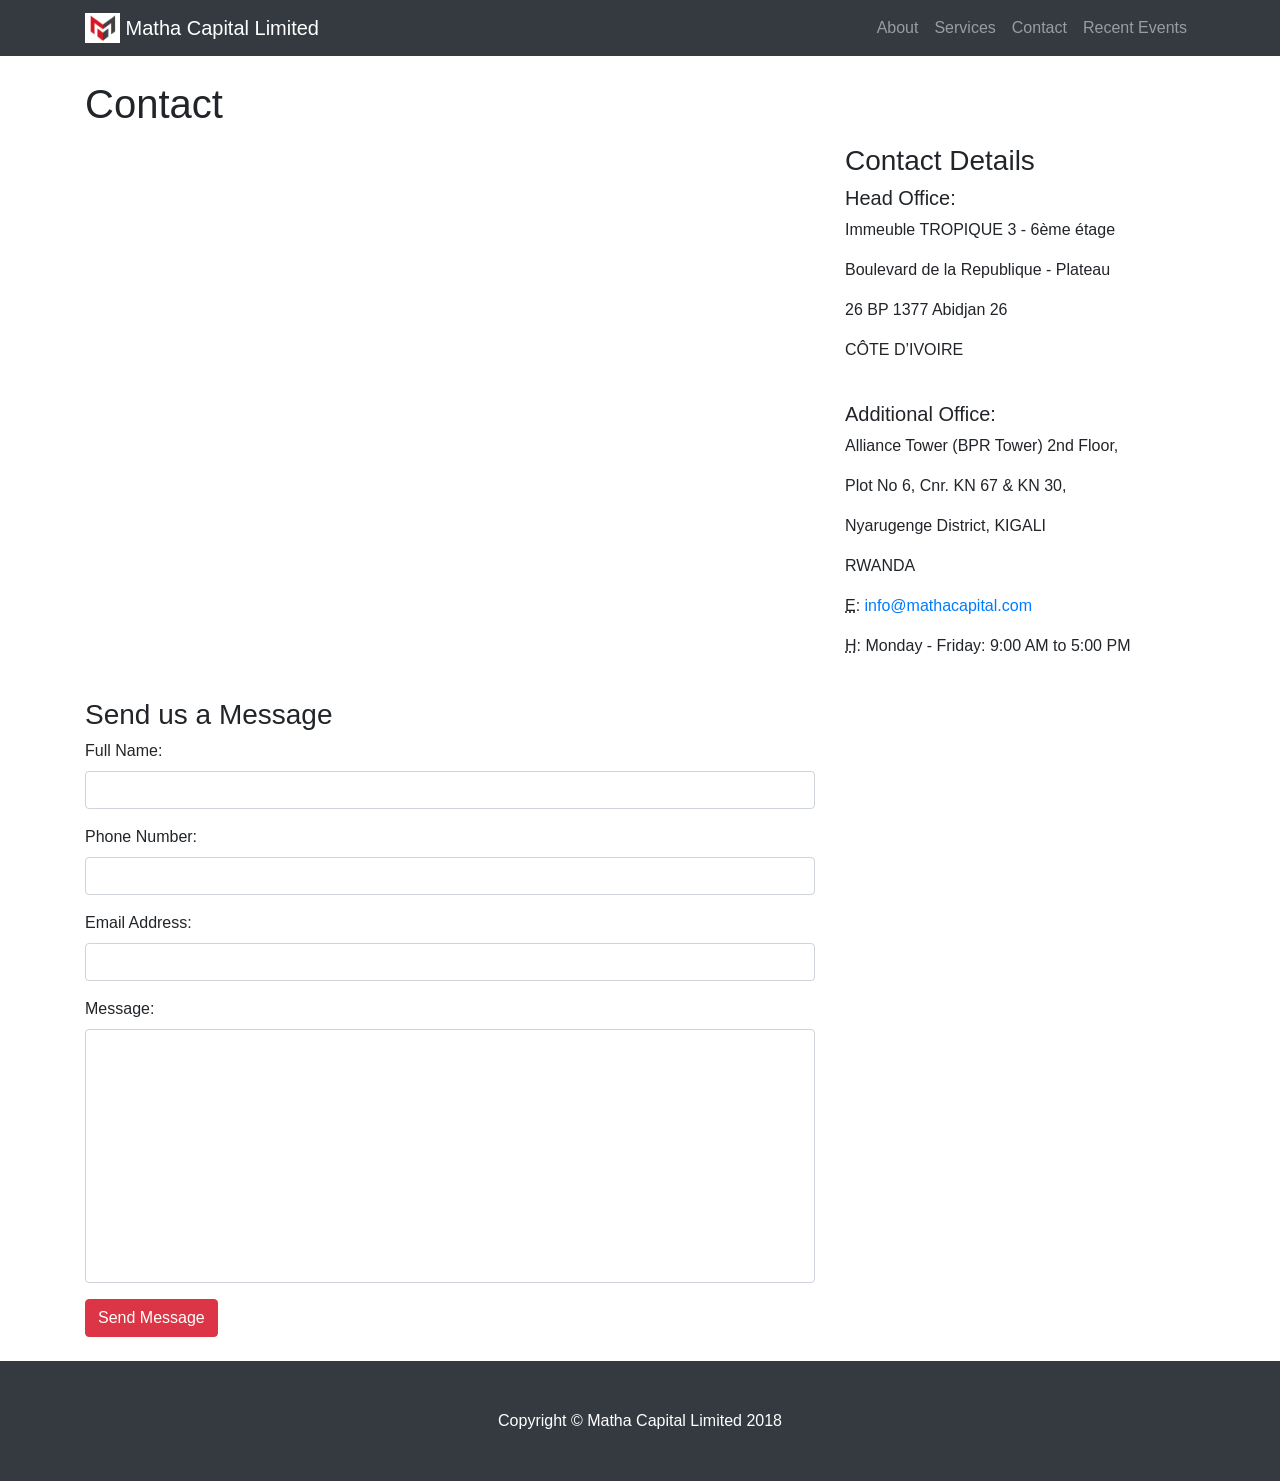
<file: contact.html>
﻿<!DOCTYPE html>
<html lang="en">
<head>
    <meta charset="utf-8">
    <meta name="viewport" content="width=device-width, initial-scale=1, shrink-to-fit=no">
    <meta name="description" content="">
    <meta name="author" content="">
    <link rel="icon" href="img/mathacaplogo.png" type="image/x-icon">
    <title>Matha Capital Limited</title>

    <!-- Bootstrap core CSS -->
    <link href="vendor/bootstrap/css/bootstrap.min.css" rel="stylesheet">
    <!-- Custom styles for this template -->
    <link href="css/modern-business.css" rel="stylesheet">
</head>

<body>
    <!-- Navigation -->
    <nav class="navbar fixed-top navbar-expand-lg navbar-dark bg-dark fixed-top">
            <div class="container">
                <img src="img/mathacaplogo.png" alt="Alternate Text" height="30" width="35" />
                <a class="navbar-brand" href="index.html">&nbsp;Matha Capital Limited</a>
                <button class="navbar-toggler navbar-toggler-right" type="button" data-toggle="collapse" data-target="#navbarResponsive" aria-controls="navbarResponsive" aria-expanded="false" aria-label="Toggle navigation">
                    <span class="navbar-toggler-icon"></span>
                </button>
                <div class="collapse navbar-collapse" id="navbarResponsive">
                    <ul class="navbar-nav ml-auto">
                        <li class="nav-item">
                            <a class="nav-link" href="about.html" >About</a>
                        </li>
                        <li class="nav-item">
                            <a class="nav-link" href="services.html">Services</a>
                        </li>
                        <li class="nav-item">
                            <a class="nav-link" href="contact.html">Contact</a>
                        </li>
                        <li class="nav-item">
                            <a class="nav-link" href="blog-home-1.html">Recent Events</a>
                        </li>
                    </ul>
                </div>
            </div>
        </nav>
    


    <!-- Page Content -->
    <div class="container">
        <!-- Page Heading/Breadcrumbs -->
        <h1 class="mt-4 mb-3">
            Contact
        </h1>
        <!-- Content Row -->
        <div class="row">
            <!-- Map Column -->
            <div class="col-lg-8 mb-4">
                <!-- Embedded Google Map -->
                <iframe width="700" height="400" frameborder="0" scrolling="no" marginheight="0" marginwidth="0" src="https://www.google.com/maps/embed/v1/view?zoom=15&center=5.322011%2C-4.018506&key=AIzaSyDmmYxa-72xFbIkAmSALQ4vCvrH48VpKoo"></iframe>
            </div>
            <!-- Contact Details Column -->
            <div class="col-lg-4 mb-4">
                <h3>Contact Details</h3>
                <h5>Head Office:</h5>
                <p>
                    Immeuble TROPIQUE 3 - 6ème étage
                </p>
                <p>Boulevard de la Republique - Plateau</p>
                <p>26 BP 1377 Abidjan 26</p>
                <p>CÔTE D’IVOIRE</p>

                <br>
                <h5>Additional Office:</h5>
                <p>
                    Alliance Tower (BPR Tower) 2nd Floor,
                </p>
                <p>Plot No 6, Cnr.  KN 67 & KN 30,</p>
                <p>Nyarugenge District, KIGALI</p>
                <p>RWANDA</p>
                <p>
                    <abbr title="Email">E</abbr>:
                    <a href="mailto:info@mathacapital.com">
                        info@mathacapital.com
                    </a>
                </p>
                <p>
                    <abbr title="Hours">H</abbr>: Monday - Friday: 9:00 AM to 5:00 PM
                </p>


            </div>
        </div>
        <!-- /.row -->
        <!-- Contact Form -->
        <!-- In order to set the email address and subject line for the contact form go to the bin/contact_me.php file. -->
        <div class="row">
            <div class="col-lg-8 mb-4">
                <h3>Send us a Message</h3>
                <form name="sentMessage" id="contactForm" novalidate>
                    <div class="control-group form-group">
                        <div class="controls">
                            <label>Full Name:</label>
                            <input type="text" class="form-control" id="name" required data-validation-required-message="Please enter your name.">
                            <p class="help-block"></p>
                        </div>
                    </div>
                    <div class="control-group form-group">
                        <div class="controls">
                            <label>Phone Number:</label>
                            <input type="tel" class="form-control" id="phone" required data-validation-required-message="Please enter your phone number.">
                        </div>
                    </div>
                    <div class="control-group form-group">
                        <div class="controls">
                            <label>Email Address:</label>
                            <input type="email" class="form-control" id="email" required data-validation-required-message="Please enter your email address.">
                        </div>
                    </div>
                    <div class="control-group form-group">
                        <div class="controls">
                            <label>Message:</label>
                            <textarea rows="10" cols="100" class="form-control" id="message" required data-validation-required-message="Please enter your message" maxlength="999" style="resize:none"></textarea>
                        </div>
                    </div>
                    <div id="success"></div>
                    <!-- For success/fail messages -->
                    <button type="submit" class="btn btn-primary btn-danger" id="sendMessageButton">Send Message</button>
                </form>
            </div>
        </div>
        <!-- /.row -->
    </div>
    <!-- /.container -->
    <!-- Footer -->
    <footer class="py-5 bg-dark">
        <div class="container">
            <p class="m-0 text-center text-white">Copyright &copy; Matha Capital Limited 2018</p>
        </div>
        <!-- /.container -->
    </footer>

    <!-- Bootstrap core JavaScript -->
    <script src="vendor/jquery/jquery.min.js"></script>
    <script src="vendor/bootstrap/js/bootstrap.bundle.min.js"></script>
    <!-- Contact form JavaScript -->
    <!-- Do not edit these files! In order to set the email address and subject line for the contact form go to the bin/contact_me.php file. -->
    <script src="js/jqBootstrapValidation.js"></script>
    <script src="js/contact_me.js"></script>
</body>

</html>
</file>
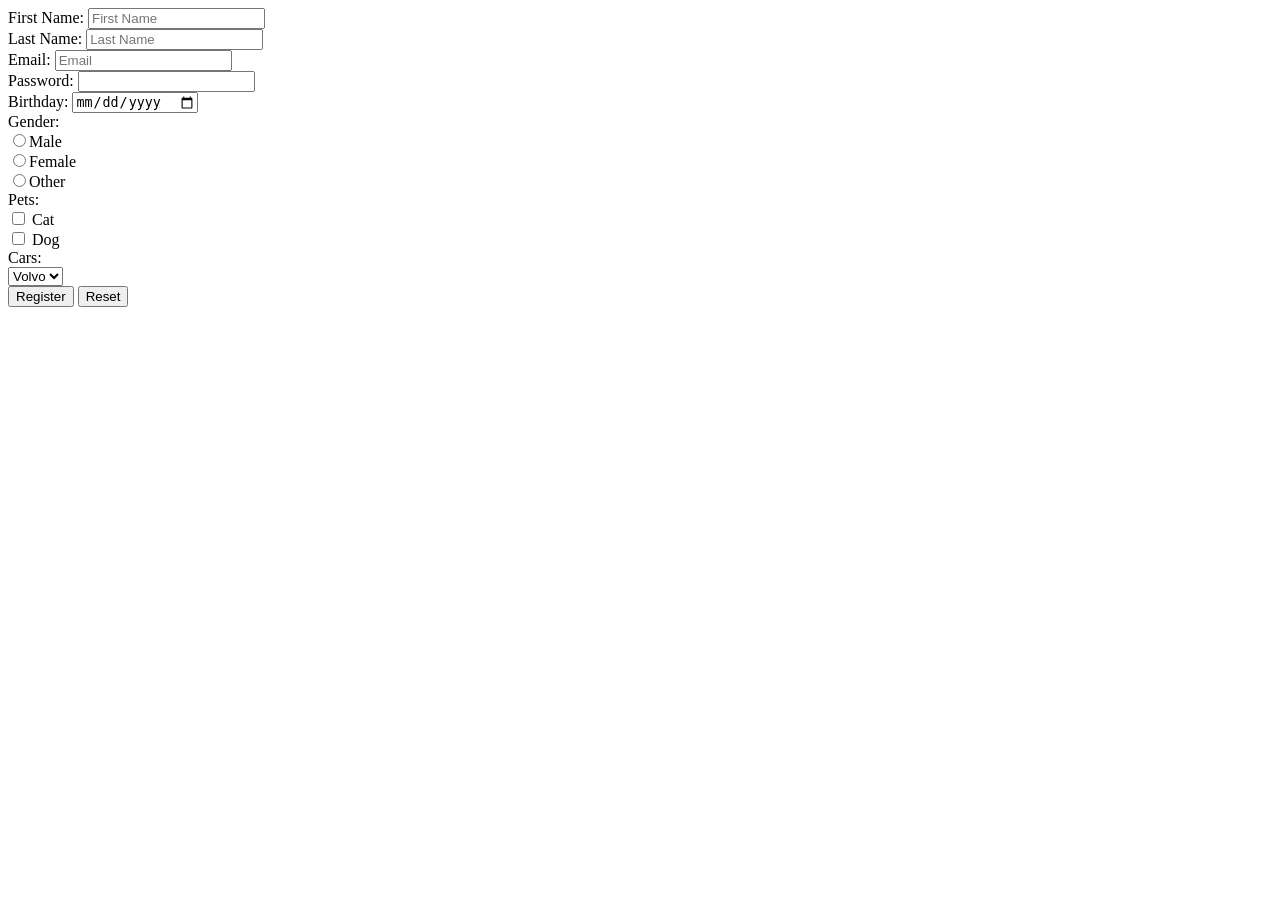
<file: register.html>
<!DOCTYPE html>
<html lang="en">

<head>
    <meta charset="UTF-8">
    <meta name="viewport" content="width=device-width, initial-scale=1.0">
    <meta http-equiv="X-UA-Compatible" content="ie=edge">
    <title>Register</title>
</head>

<body>
    <form method="GET">
        First Name: <input type="text" name="firstname" placeholder="First Name"><br>
        Last Name: <input type="text" name="lastname" placeholder="Last Name"><br>
        Email: <input type="email" name="email" placeholder="Email" required><br>
        Password: <input type="password" min="5" name="password"> <br>
        Birthday: <input type="date" name="birthday"> <br>
        Gender: <br>
        <input type="radio" name="gender">Male <br>
        <input type="radio" name="gender">Female <br>
        <input type="radio" name="gender">Other <br>
        Pets: <br>
        <input type="checkbox"> Cat <br>
        <input type="checkbox"> Dog <br>
        Cars: <br>
        <select>
            <option value="volvo" name="volvo">Volvo</option>
            <option value="Audi" name="audi">Audi</option>
        </select> <br>
        <input type="submit" value="Register">
        <input type="reset">
    </form>
</body>

</html>
</file>
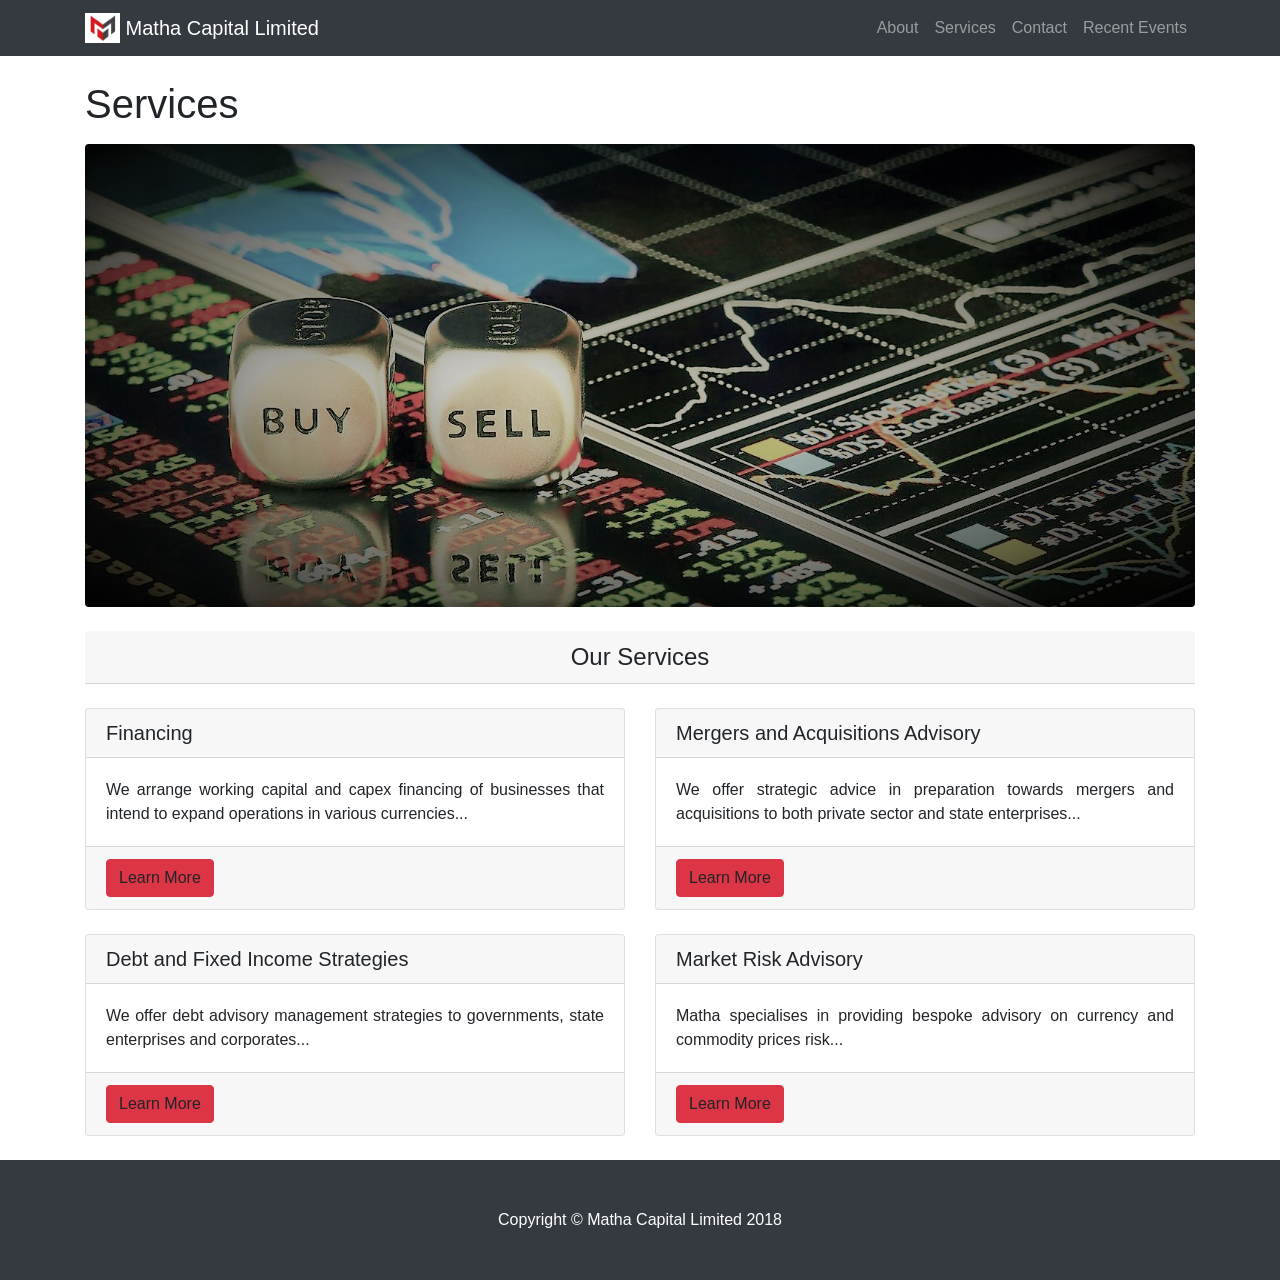
<file: services.html>
﻿<!DOCTYPE html>
<html lang="en">
<head>
    <meta charset="utf-8">
    <meta name="viewport" content="width=device-width, initial-scale=1, shrink-to-fit=no">
    <meta name="description" content="">
    <meta name="author" content="">
    <link rel="icon" href="img/mathacaplogo.png" type="image/x-icon">
    <title>Matha Capital Limited</title>

    <!-- Bootstrap core CSS -->
    <link href="vendor/bootstrap/css/bootstrap.min.css" rel="stylesheet">
    <!-- Custom styles for this template -->
    <link href="css/modern-business.css" rel="stylesheet">
</head>
<body>
    <!-- Navigation -->
    <nav class="navbar fixed-top navbar-expand-lg navbar-dark bg-dark fixed-top">
            <div class="container">
                <img src="img/mathacaplogo.png" alt="Alternate Text" height="30" width="35" />
                <a class="navbar-brand" href="index.html">&nbsp;Matha Capital Limited</a>
                <button class="navbar-toggler navbar-toggler-right" type="button" data-toggle="collapse" data-target="#navbarResponsive" aria-controls="navbarResponsive" aria-expanded="false" aria-label="Toggle navigation">
                    <span class="navbar-toggler-icon"></span>
                </button>
                <div class="collapse navbar-collapse" id="navbarResponsive">
                    <ul class="navbar-nav ml-auto">
                        <li class="nav-item">
                            <a class="nav-link" href="about.html" >About</a>
                        </li>
                        <li class="nav-item">
                            <a class="nav-link" href="services.html">Services</a>
                        </li>
                        <li class="nav-item">
                            <a class="nav-link" href="contact.html">Contact</a>
                        </li>
                        <li class="nav-item">
                            <a class="nav-link" href="blog-home-1.html">Recent Events</a>
                        </li>
                    </ul>
                </div>
            </div>
        </nav>

    <!-- Page Content -->
    <div class="container">
        <!-- Page Heading/Breadcrumbs -->
        <h1 class="mt-4 mb-3">
            Services
        </h1>
        <!-- Image Header -->
        <img class="img-fluid rounded mb-4" src="img/mainjpeg.jpeg" alt="">
        <!-- Marketing Icons Section -->
        <div class="row">
            <div class="col-lg-12 mb-4">
                <h4 class="card-header text-center">Our Services</h4>

            </div>
        </div>
        <div class="row">
            <div class="col-lg-6 mb-4">
                <div class="card h-100">
                    <div class="card-header">
                        <h5 class="card-text">Financing</h5>
                    </div>
                    <div class="card-body">
                        <p class="card-text text-justify">
                            We arrange working capital and capex financing of businesses that
                            intend to expand operations in various currencies...
                        </p>
                    </div>
                    <div class="card-footer">
                        <a class="btn btn-primary btn-danger" data-toggle="modal" data-target="#finance">Learn More</a>
                    </div>
                </div>
            </div>
            <!--Modal Content-->
            <div class="modal fade" id="finance" role="dialog">
                <div class="modal-dialog" style="padding-top: 15%">
                    <div class="modal-content text-center">
                        <div class="card-header">
                            <h5 class="card-text">Financing<br /></h5>
                        </div>
                        <div class="card-body">
                            <p class="card-text text-justify">
                                We arrange working capital and capex financing of businesses that
                                intend to expand operations in various currencies in partnership with some of the best and biggest
                                local and global financial institutions – commercial banks, development banks. Funding structures
                                are across the short term to medium term maturity spectrum and we assist to arrange the best terms in the markets.
                            </p>
                            <a class="btn btn-primary btn-danger" data-dismiss="modal">
                                Close
                            </a>

                        </div>
                    </div>
                </div>
            </div>



            <div class="col-lg-6 mb-4">
                <div class="card h-100">
                    <div class="card-header">
                        <h5 class="card-text">Mergers and Acquisitions Advisory</h5>
                    </div>

                    <div class="card-body">
                        <p class="card-text text-justify">
                            We offer strategic advice in preparation towards mergers and acquisitions to both private sector and state enterprises...
                        </p>
                    </div>
                    <div class="card-footer">
                        <a class="btn btn-primary btn-danger" data-toggle="modal" data-target="#merger">Learn More</a>
                    </div>
                </div>
            </div>
            <!--Modal Content-->
            <div class="modal fade" id="merger" role="dialog">
                <div class="modal-dialog" style="padding-top: 15%">
                    <div class="modal-content text-center">
                        <div class="card-header">
                            <h5 class="card-text">Mergers and Acquisitions Advisory</h5>
                        </div>
                        <div class="card-body">
                            <p class="card-text text-justify">
                                We offer strategic advice in preparation towards mergers and acquisitions to both private sector and state enterprises.
                                We assist in identifying potential financial investors and/or technical partners for expanding the scope of business.
                                We link local businesses  to  investors and technical partners drawn from pools of
                                renowned and accomplished local and global brands and partnerships.
                            </p>
                            <a class="btn btn-primary btn-danger" data-dismiss="modal">
                                Close
                            </a>

                        </div>
                    </div>
                </div>
            </div>
            <div class="col-lg-6 mb-4">
                <div class="card h-100">
                    <div class="card-header">
                        <h5 class="card-text">Debt and Fixed Income Strategies</h5>
                    </div>

                    <div class="card-body">
                        <p class="card-text text-justify">
                            We offer debt advisory management strategies to governments, state enterprises and corporates...
                        </p>
                    </div>
                    <div class="card-footer">
                        <a class="btn btn-primary btn-danger" data-toggle="modal" data-target="#debt">Learn More</a>
                    </div>
                </div>
            </div>
            <!--Modal Content-->
            <div class="modal fade" id="debt" role="dialog">
                <div class="modal-dialog" style="padding-top: 15%">
                    <div class="modal-content text-center">
                        <div class="card-header">
                            <h5 class="card-text">Debt and Fixed Income Strategies</h5>
                        </div>
                        <div class="card-body">
                            <p class="card-text text-justify">
                                We offer debt advisory management strategies to governments, state enterprises and corporates.
                                Our fixed income solutions range from debt restructuring and liquidity management to price strategies which are designed to enhance efficiency.
                                We assist governments and corporates to reposition their debt books to optimize cost and liquidity management.
                            </p>
                            <a class="btn btn-primary btn-danger" data-dismiss="modal">
                                Close
                            </a>

                        </div>
                    </div>
                </div>
            </div>



            <div class="col-lg-6 mb-4">
                <div class="card h-100">
                    <div class="card-header">
                        <h5 class="card-text">Market Risk Advisory</h5>
                    </div>

                    <div class="card-body">
                        <p class="card-text text-justify">
                            Matha specialises in providing bespoke  advisory on currency  and commodity prices risk...
                    </div>
                    <div class="card-footer">
                        <a class="btn btn-primary btn-danger" data-toggle="modal" data-target="#market">Learn More</a>
                    </div>
                </div>
            </div>
            <!--Modal Content-->
            <div class="modal fade" id="market" role="dialog">
                <div class="modal-dialog" style="padding-top: 15%">
                    <div class="modal-content text-center">
                        <div class="card-header">
                            <h5 class="card-text">Market Risk Advisory</h5>
                        </div>
                        <div class="card-body">
                            <p class="card-text text-justify">
                                Matha specialises in providing bespoke  advisory on currency  and commodity prices risk,
                                and in collaboration with some of the best and biggest global banks and financial  institutions delivers unparalleled
                                solutions to African Sovereigns and corporates.
                            </p>
                            <a class="btn btn-primary btn-danger" data-dismiss="modal">
                                Close
                            </a>
                        </div>
                    </div>
                </div>
            </div>
        </div>


        </div>
        <!-- /.row -->
    <!-- /.container -->
    <!-- Footer -->
    <footer class="py-5 bg-dark">
        <div class="container">
            <p class="m-0 text-center text-white">Copyright &copy; Matha Capital Limited 2018</p>
        </div>
        <!-- /.container -->
    </footer>
    <!-- Bootstrap core JavaScript -->
    <script src="vendor/jquery/jquery.min.js"></script>
    <script src="vendor/bootstrap/js/bootstrap.bundle.min.js"></script>
</body>
</html>
</file>
<file: css/modern-business.css>
/*!
 * Start Bootstrap - Modern Business (https://startbootstrap.com/template-overviews/modern-business)
 * Copyright 2013-2017 Start Bootstrap
 * Licensed under MIT (https://github.com/BlackrockDigital/startbootstrap-logomodern-business-nav/blob/master/LICENSE)
 */

body {
    padding-top: 54px;
}

@media (min-width: 992px) {
    body {
        padding-top: 56px;
    }
}

.carousel-item {
    height: 65vh;
    min-height: 300px;
    background: no-repeat center center scroll;
    /*-webkit-background-size: cover;
  -moz-background-size: cover;
  -o-background-size: cover;*/
    background-size: cover;
}

.container {
    position: relative;
}

/* Bottom right text */
.text-block {
    position: absolute;
    bottom: 20px;
    right: 20px;
    background-color: black;
    color: white;
    padding-left: 20px;
    padding-right: 20px;
}

.portfolio-item {
    margin-bottom: 30px;
}

.tinted {
    opacity: 0.8;
}
</file>
